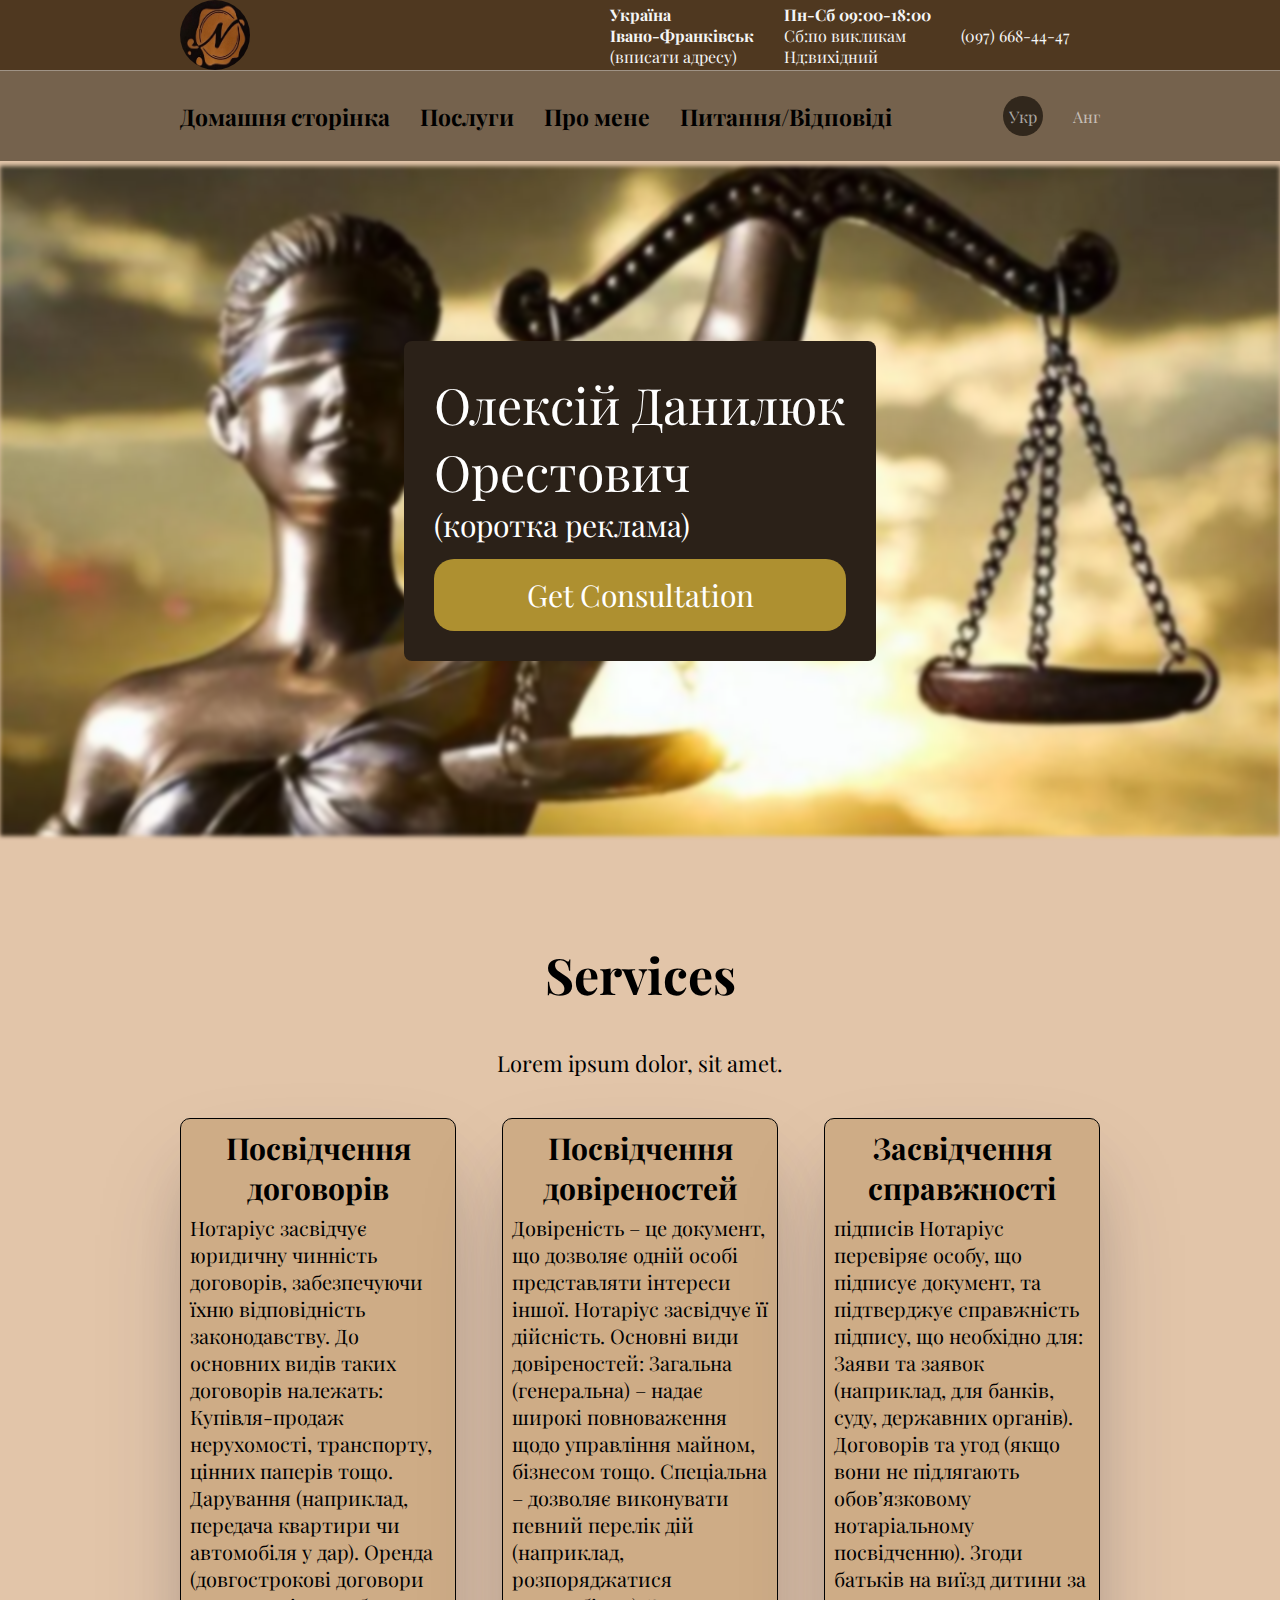
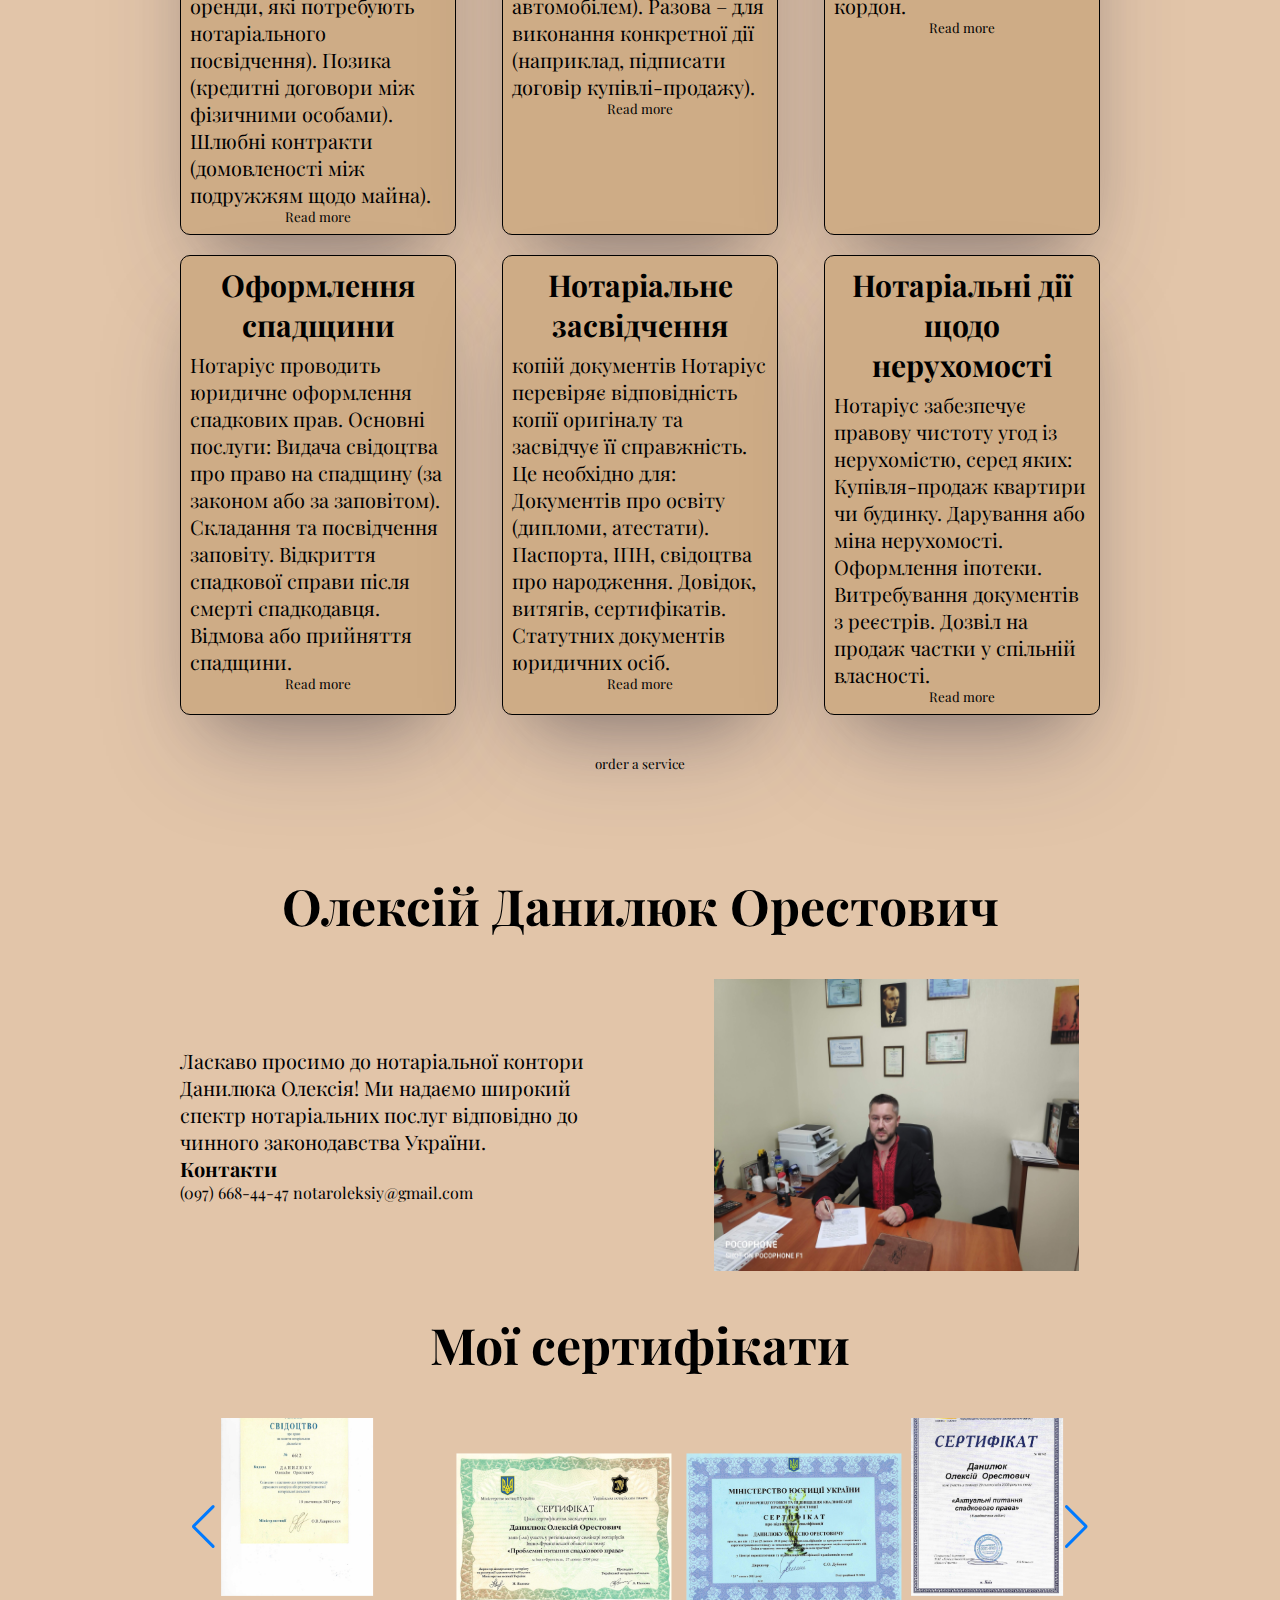
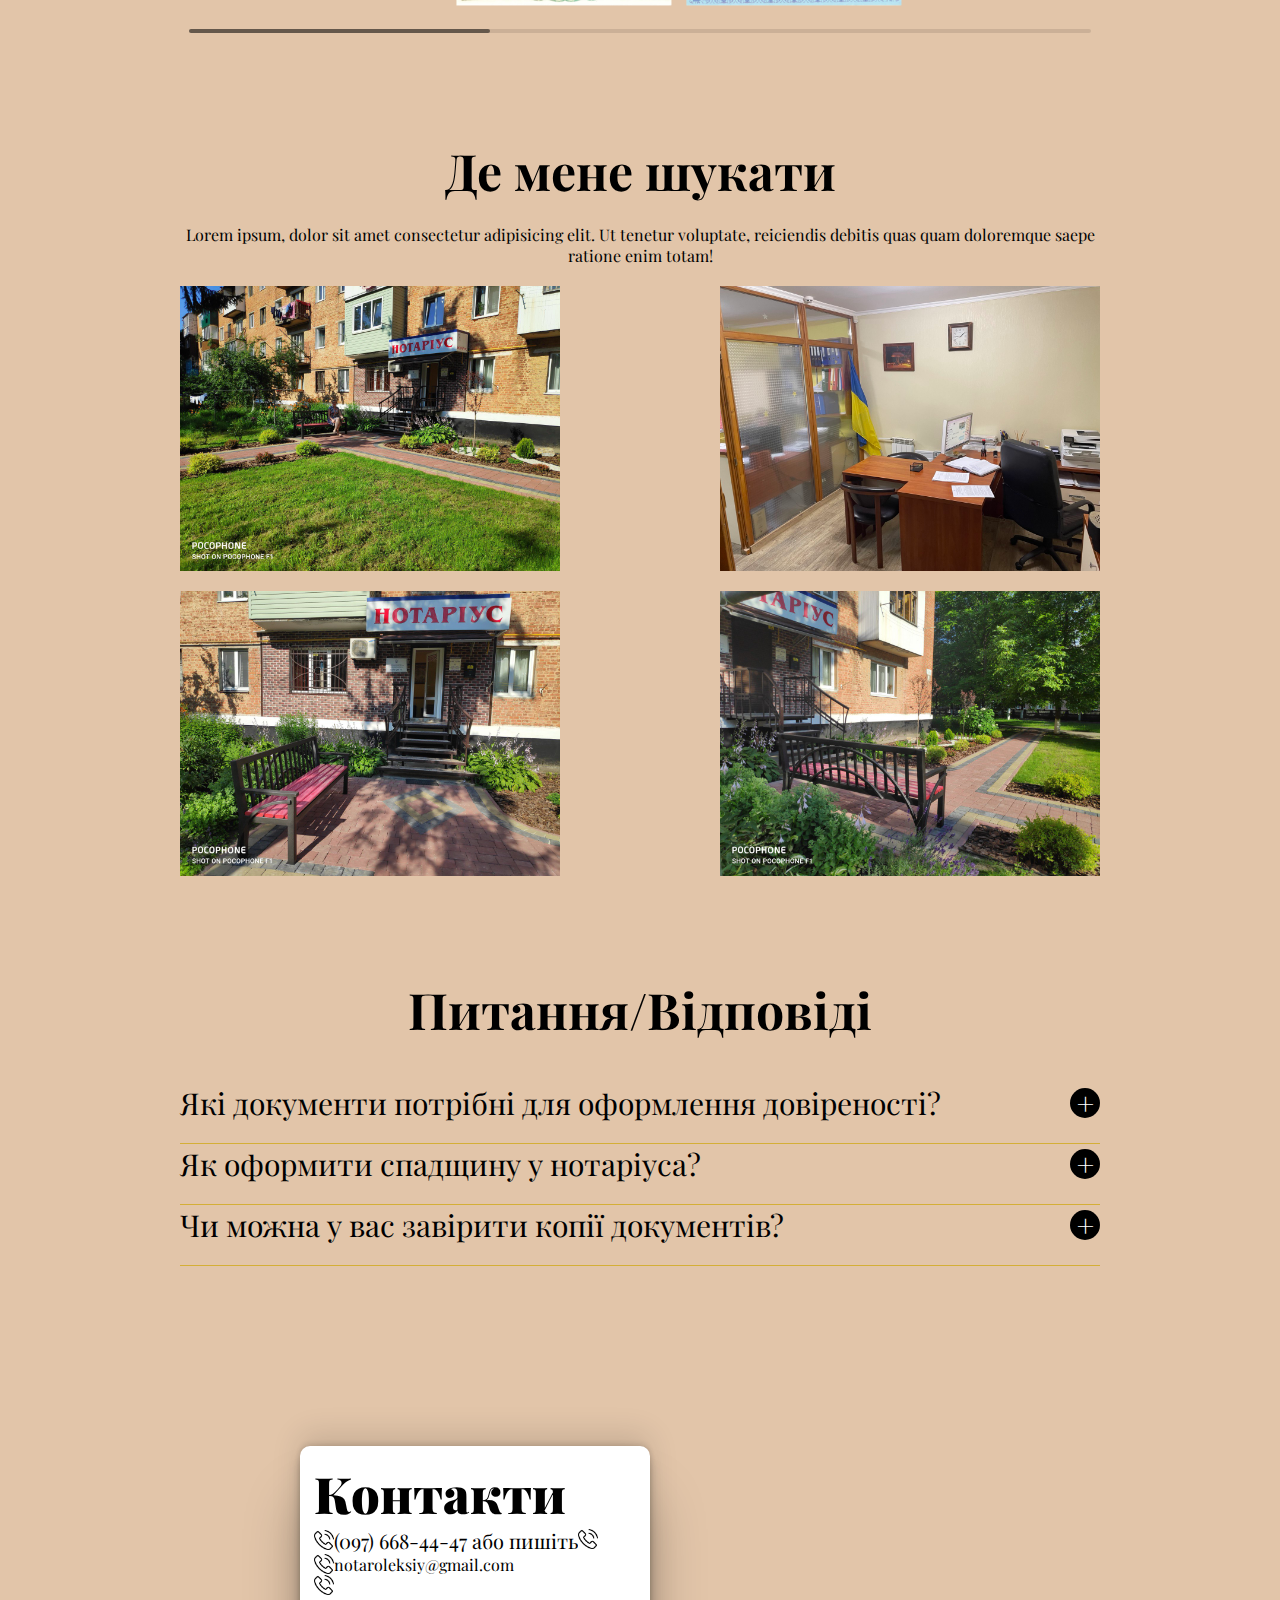
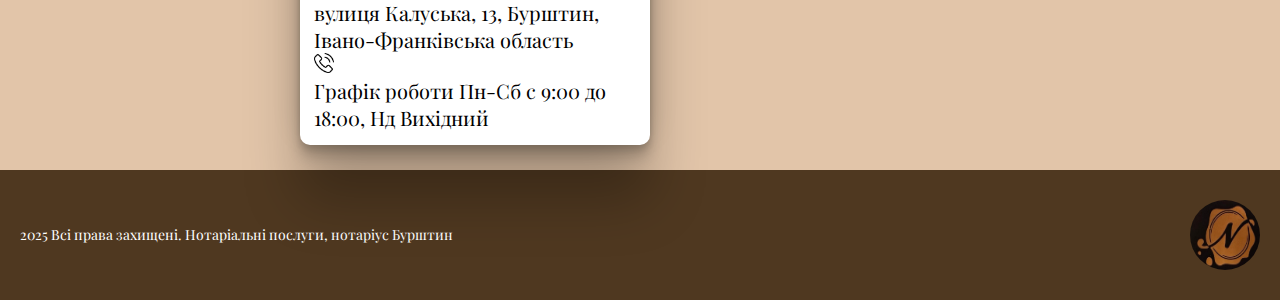
<file: index.html>
<!DOCTYPE html>
<html lang="en">
  <head>
    <meta charset="UTF-8" />
    <meta name="viewport" content="width=device-width, initial-scale=1.0" />
    <title>Нотаріальні послуги</title>
    <link
      rel="stylesheet"
      href="https://cdn.jsdelivr.net/npm/swiper@11/swiper-bundle.min.css"
    />
    <link rel="icon" type="image/png" href="/src/img/logo.jpg" />
    <link rel="stylesheet" href="/css/main.css" />
  </head>
  <body>
    <div class="page-wrapper">
      <div class="nav-wrapper">
        <nav class="nav">
          <div class="nav-contact flex">
            <img src="/src/img/logo.jpg" alt="" class="nav-contact__logo" />
            <ul class="nav-contact-data flex">
              <li class="nav-contact-data-item">
                <h4 class="nav-contact-data-item__title place">
                  Україна <br />
                  Івано-Франківськ
                </h4>
                <p class="nav-contact-data-item__desc">(вписати адресу)</p>
              </li>
              <li class="nav-contact-data-item">
                <h4 class="nav-contact-data-item__title">Пн-Сб 09:00-18:00</h4>
                <p class="nav-contact-data-item__desc">
                  Сб:по викликам <br />
                  Нд:вихідний
                </p>
              </li>
              <li class="nav-contact-data-item">
                <a
                  href="tel:+380976684447"
                  class="nav-contact-data-item__desc nav-phone"
                  >(097) 668-44-47</a
                >
              </li>
              <div class="nav-burger">
                <div class="nav-burger-line"></div>
                <div class="nav-burger-line"></div>
                <div class="nav-burger-line"></div>
              </div>
            </ul>
          </div>
          <div class="nav-link">
            <div class="container">
              <div class="nav-link-item flex">
                <ul class="nav-link-item-list flex">
                  <li class="nav-link-item-list-element">Домашня сторінка</li>
                  <li class="nav-link-item-list-element">Послуги</li>
                  <li class="nav-link-item-list-element">Про мене</li>
                  <li class="nav-link-item-list-element">Питання/Відповіді</li>
                </ul>
                <div class="nav-link-item-switcher flex">
                  <p class="switcher-lang ua switcher-active">Укр</p>
                  <p class="switcher-lang eng">Анг</p>
                </div>
              </div>
            </div>
          </div>
        </nav>
      </div>
    </div>
    <div class="header-wrapper">
      <img src="/src/img/header-bg-teresa.webp" alt="" class="header-bg">
      <header class="header">
        <h1 class="header__title">
          Олексій Данилюк <br />
          Орестович
        </h1>
        <p class="header__subtitle">(коротка реклама)</p>
        <button class="header__consultation">Get Consultation</button>
      </header>
      <div class="overlay">
        <div class="form-container">
          <span class="modal-close">x</span>
          <h1>Замовити консультацію</h1>
          <form id="feedbackForm" class="feedback-form">
            <div class="form-group">
              <label for="name">Ім'я:</label>
              <input
                type="text"
                placeholder="Введіть своє ім'я"
                id="name"
                name="name"
                required
              />
            </div>

            <div class="form-group">
              <label for="number">Телефон:</label>
              <input
                type="tel"
                placeholder="+38(0__) __-__-___"
                id="number"
                name="number"
                required
              />
            </div>

            <div class="form-group">
              <label for="message">Повідомлення:</label>
              <textarea
                id="message"
                name="message"
                rows="5"
                required
              ></textarea>
            </div>

            <button id="button" type="submit" class="submit-button">
              Відправити запит
            </button>
          </form>
        </div>
      </div>
    </div>
    <div class="services-wrapper">
      <div class="services">
        <h2 class="services__title">Services</h2>
        <p class="services__desc">Lorem ipsum dolor, sit amet.</p>
        <div class="services-cards">
          <div class="services-cards-item">
            <h3 class="services-cards-item__title">Посвідчення договорів</h3>
            <p class="services-cards-item__desc">
Нотаріус засвідчує юридичну чинність договорів, забезпечуючи їхню відповідність законодавству. До основних видів таких договорів належать:

Купівля-продаж нерухомості, транспорту, цінних паперів тощо.

Дарування (наприклад, передача квартири чи автомобіля у дар).

Оренда (довгострокові договори оренди, які потребують нотаріального посвідчення).

Позика (кредитні договори між фізичними особами).

Шлюбні контракти (домовленості між подружжям щодо майна).</p>
            <button class="services-cards-item__more">Read more</button>
          </div>
          <div class="services-cards-item">
            <h3 class="services-cards-item__title">Посвідчення довіреностей</h3>
            <p class="services-cards-item__desc">
Довіреність – це документ, що дозволяє одній особі представляти інтереси іншої. Нотаріус засвідчує її дійсність. Основні види довіреностей:

Загальна (генеральна) – надає широкі повноваження щодо управління майном, бізнесом тощо.

Спеціальна – дозволяє виконувати певний перелік дій (наприклад, розпоряджатися автомобілем).

Разова – для виконання конкретної дії (наприклад, підписати договір купівлі-продажу).</p>
            <button class="services-cards-item__more">Read more</button>
          </div>
          <div class="services-cards-item">
            <h3 class="services-cards-item__title">Засвідчення справжності</h3>
            <p class="services-cards-item__desc"> підписів
Нотаріус перевіряє особу, що підписує документ, та підтверджує справжність підпису, що необхідно для:

Заяви та заявок (наприклад, для банків, суду, державних органів).

Договорів та угод (якщо вони не підлягають обов’язковому нотаріальному посвідченню).

Згоди батьків на виїзд дитини за кордон.</p>
            <button class="services-cards-item__more">Read more</button>
          </div>
          <div class="services-cards-item">
            <h3 class="services-cards-item__title">Оформлення спадщини</h3>
            <p class="services-cards-item__desc">
Нотаріус проводить юридичне оформлення спадкових прав. Основні послуги:

Видача свідоцтва про право на спадщину (за законом або за заповітом).

Складання та посвідчення заповіту.

Відкриття спадкової справи після смерті спадкодавця.

Відмова або прийняття спадщини.</p>
            <button class="services-cards-item__more">Read more</button>
          </div>
          <div class="services-cards-item">
            <h3 class="services-cards-item__title">Нотаріальне засвідчення</h3>
            <p class="services-cards-item__desc"> копій документів
Нотаріус перевіряє відповідність копії оригіналу та засвідчує її справжність. Це необхідно для:

Документів про освіту (дипломи, атестати).

Паспорта, ІПН, свідоцтва про народження.

Довідок, витягів, сертифікатів.

Статутних документів юридичних осіб.</p>
            <button class="services-cards-item__more">Read more</button>
          </div>
          <div class="services-cards-item">
            <h3 class="services-cards-item__title">Нотаріальні дії щодо нерухомості</h3>
            <p class="services-cards-item__desc">
Нотаріус забезпечує правову чистоту угод із нерухомістю, серед яких:

Купівля-продаж квартири чи будинку.

Дарування або міна нерухомості.

Оформлення іпотеки.

Витребування документів з реєстрів.

Дозвіл на продаж частки у спільній власності.</p>
            <button class="services-cards-item__more">Read more</button>
          </div>
        </div>
        <button class="services__order">order a service</button>
      </div>
    </div>
    <div class="aboutMe">
      <h2 class="aboutMe__title">Олексій Данилюк Орестович</h2>
      <div class="aboutMe-info">
        <div class="aboutMe-info-left">
          <p class="aboutMe-info-left__desc">
            Ласкаво просимо до нотаріальної контори Данилюка Олексія! Ми надаємо широкий спектр нотаріальних послуг відповідно до чинного законодавства України.
          </p>
          <h4 class="aboutMe-info-left__contact">Контакти</h4>
          <a href="tel:+380976684447" class="aboutMe-info-left__number"
            >(097) 668-44-47</a
          >
          <a
            href="mailto:notaroleksiy@gmail.com"
            class="aboutMe-info-left__number"
            >notaroleksiy@gmail.com</a
          >
        </div>
        <img
          src="/src/img/notarius-profile.jpg"
          alt=""
          class="aboutMe-info__profile"
        />
      </div>
      <h3 class="aboutMe__sertificate">Мої сертифікати</h3>

      <div class="swiper">
        <div class="swiper-wrapper">
          <div class="swiper-slide">
            <img
              src="/src/img/sertificat-2.jpg"
              alt=""
              class="swiper-slide__item"
            />
          </div>
          <div class="swiper-slide">
            <img
              src="/src/img/sertificat-3.jpg"
              alt=""
              class="swiper-slide__item"
            />
          </div>
          <div class="swiper-slide">
            <img
              src="/src/img/sertificat-4.jpg"
              alt=""
              class="swiper-slide__item"
            />
          </div>
          <div class="swiper-slide">
            <img
              src="/src/img/sertificat-5.jpg"
              alt=""
              class="swiper-slide__item"
            />
          </div>
          <div class="swiper-slide">
            <img
              src="/src/img/sertificat-6.jpg"
              alt=""
              class="swiper-slide__item"
            />
          </div>
          <div class="swiper-slide">
            <img
              src="/src/img/sertificat-7.jpg"
              alt=""
              class="swiper-slide__item"
            />
          </div>
          <div class="swiper-slide">
            <img
              src="/src/img/sertificat-8.jpg"
              alt=""
              class="swiper-slide__item"
            />
          </div>
          <div class="swiper-slide">
            <img
              src="/src/img/sertificat-9.jpg"
              alt=""
              class="swiper-slide__item"
            />
          </div>
          <div class="swiper-slide">
            <img
              src="/src/img/sertificat-10.jpg"
              alt=""
              class="swiper-slide__item"
            />
          </div>
          <div class="swiper-slide">
            <img
              src="/src/img/sertificat-11.jpg"
              alt=""
              class="swiper-slide__item"
            />
          </div>
          <div class="swiper-slide">
            <img
              src="/src/img/sertificat-12.jpg"
              alt=""
              class="swiper-slide__item"
            />
          </div>
          <div class="swiper-slide">
            <img
              src="/src/img/sertificat-1.jpg"
              alt=""
              class="swiper-slide__item"
            />
          </div>
        </div>
        <div class="swiper-button-prev"></div>
        <div class="swiper-button-next"></div>

        <div class="swiper-scrollbar"></div>
      </div>
    </div>
    <div class="location">
      <h4 class="location__title">Де мене шукати</h4>
      <p class="location__desc">
        Lorem ipsum, dolor sit amet consectetur adipisicing elit. Ut tenetur
        voluptate, reiciendis debitis quas quam doloremque saepe ratione enim
        totam!
      </p>
      <div class="location-cards">
        <img src="/src/img/notarius.jpg" alt="" class="location-cards__item" />
        <img src="/src/img/found2.jpg" alt="" class="location-cards__item" />
        <img src="/src/img/found3.jpg" alt="" class="location-cards__item" />
        <img src="/src/img/found4.jpg" alt="" class="location-cards__item" />
      </div>
    </div>
    <div class="faq">
      <h4 class="faq__title">Питання/Відповіді</h4>
      <ul class="faq-list">
        <li class="faq-list-item">
          <span class="faq-list__open"><span class="faq-list__open__plus">+</span></span>
          <span>Які документи потрібні для оформлення довіреності?
</span>
        </li>
        <li class="faq-list-item-hidden">
          Для оформлення довіреності необхідно мати паспорт та ідентифікаційний код (для фізичних осіб). У деяких випадках можуть знадобитися додаткові документи, що підтверджують повноваження.
        </li>

        <li class="faq-list-item">
          <span class="faq-list__open"><span class="faq-list__open__plus">+</span></span>
          <span>Як оформити спадщину у нотаріуса?
</span>
        </li>
        <li class="faq-list-item-hidden">
          Необхідно звернутися до нотаріуса за місцем відкриття спадщини (останнього місця проживання померлого) протягом 6 місяців після смерті спадкодавця. Потрібні: свідоцтво про смерть, документи на майно, паспорт спадкоємця та його ідентифікаційний код.
        </li>

        <li class="faq-list-item">
          <span class="faq-list__open"><span class="faq-list__open__plus">+</span></span>
          <span>Чи можна у вас завірити копії документів?
</span>
        </li>
        <li class="faq-list-item-hidden">
          Так, ми засвідчуємо копії документів, підтверджуючи їхню відповідність оригіналу.
        </li>
      </ul>
    </div>
    <div class="footer-wrapper">
      <footer class="footer">
        <iframe
          class="footer__geo"
          src="https://www.google.com/maps/embed?pb=!1m18!1m12!1m3!1d846.7685809631239!2d24.62662286722664!3d49.24912479902787!2m3!1f0!2f0!3f0!3m2!1i1024!2i768!4f13.1!3m3!1m2!1s0x47308570844350a5%3A0xf4a7708b512895ab!2sNotarius%20Danylyuk%20Oleksiy%20Orestovych!5e0!3m2!1sru!2sua!4v1739974688808!5m2!1sru!2sua"
          style="border: 0"
          allowfullscreen=""
          loading="lazy"
          referrerpolicy="no-referrer-when-downgrade"
        ></iframe>
        <!-- start -->
        <div class="map">
          <h2 class="map-header">Контакти</h2>
          <div class="map-contacts">
            <div class="map-contacts-call">
              <img src="/src/img/phone icon.jpg" alt="" />
              <p class="map-phone">
                <a href="tel:+380976684447" class="map-contacts-call__phone"
                  >(097) <span class="bold-map num">668-44-47</span>
                </a>
                <span class="map-hidden-text">або пишіть</span>
              </p>
              <a href="viber://chat?number=+380976684447">
                <img src="/src/img/phone icon.jpg" class="map-links" alt="" />
              </a>
              <!-- <a href="https://t.me/Andrzej_Prawnik">
                <img src="/img/map/telegram.svg" class="map-links" alt="" />
              </a> -->
            </div>
            <div class="map-contacts-mail">
              <img src="/src/img/phone icon.jpg" alt="" />
              <span class="map-mail">
                <a
                  href="mailto:orehovandrey921@gmail.com"
                  class="map-contacts-mail__text"
                  >notaroleksiy@gmail.com</a
                >
              </span>
            </div>
            <div class="map-contacts-adress">
              <img src="/src/img/phone icon.jpg" alt="" />
              <p class="map-contacts-adress__text">
                вулиця Калуська, 13, Бурштин, Івано-Франківська область
              </p>
            </div>
            <div class="map-contacts-adress">
              <img src="/src/img/phone icon.jpg" alt="" />
              <p class="map-contacts-calendar__text">
                Графік роботи Пн-Сб с 9:00 до 18:00,

                <span class="bold-map">Нд Вихідний</span>
              </p>
            </div>
          </div>
        </div>
        <!-- end -->

        <div class="footer-police">
          <p class="footer-police-text">
            2025 Всі права захищені. Нотаріальні послуги, нотаріус Бурштин
          </p>
          <img src="/src/img/logo.jpg" alt="" class="footer-police-logo" />
        </div>
      </footer>
    </div>
    <script src="https://cdn.jsdelivr.net/npm/swiper@11/swiper-bundle.min.js"></script>
    <script src="/script.js"></script>
  </body>
</html>
</file>
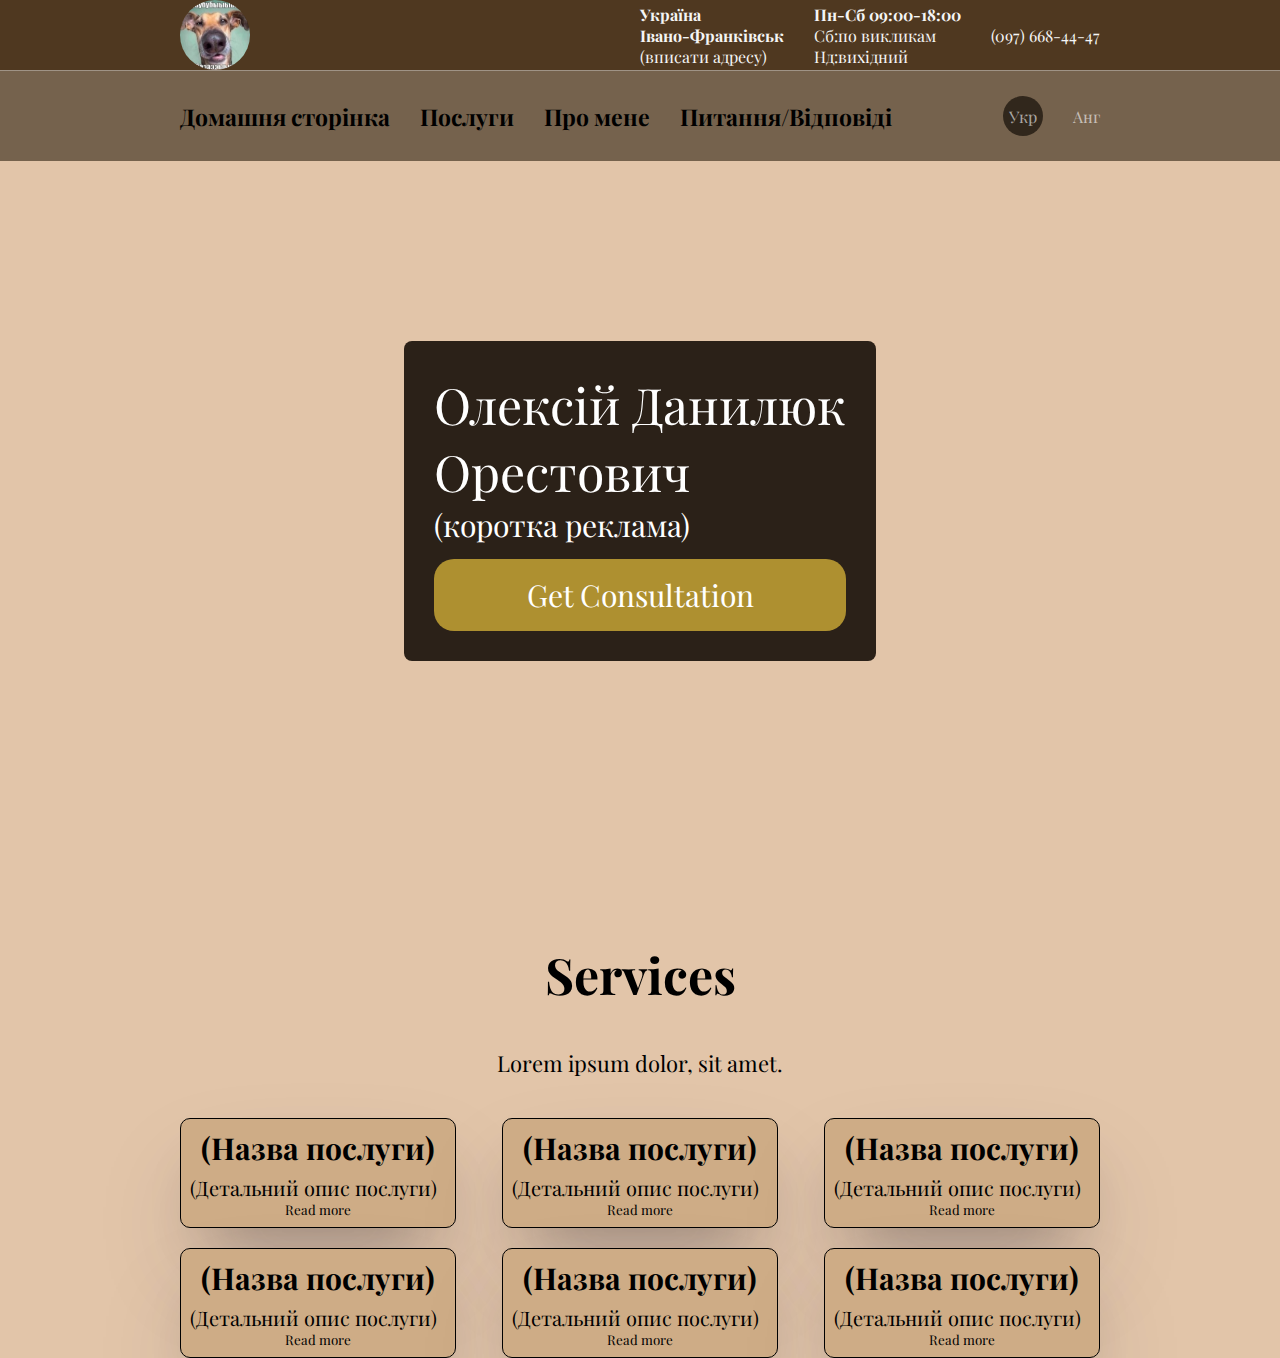
<file: src/img/index.html>
<!DOCTYPE html>
<html lang="en">
  <head>
    <meta charset="UTF-8" />
    <meta name="viewport" content="width=device-width, initial-scale=1.0" />
    <title>Document</title>
    <link rel="stylesheet" href="/css/main.css" />
  </head>
  <body>
    <div class="page-wrapper">
      <div class="nav-wrapper">
        <nav class="nav">
          <div class="nav-contact flex">
            <img
              src="/src/img/1690928890683.jpg"
              alt=""
              class="nav-contact__logo"
            />
            <ul class="nav-contact-data flex">
              <li class="nav-contact-data-item">
                <h4 class="nav-contact-data-item__title">
                  Україна <br />
                  Івано-Франківськ
                </h4>
                <p class="nav-contact-data-item__desc">(вписати адресу)</p>
              </li>
              <li class="nav-contact-data-item">
                <h4 class="nav-contact-data-item__title">Пн-Сб 09:00-18:00</h4>
                <p class="nav-contact-data-item__desc">
                  Сб:по викликам <br />
                  Нд:вихідний
                </p>
              </li>
              <li class="nav-contact-data-item">
                <a
                  href="tel:+380976684447"
                  class="nav-contact-data-item__desc nav-phone"
                  >(097) 668-44-47</a
                >
              </li>
            </ul>
          </div>
          <div class="nav-link">
            <div class="container">
              <div class="nav-link-item flex">
                <ul class="nav-link-item-list flex">
                  <li class="nav-link-item-list-element">Домашня сторінка</li>
                  <li class="nav-link-item-list-element">Послуги</li>
                  <li class="nav-link-item-list-element">Про мене</li>
                  <li class="nav-link-item-list-element">Питання/Відповіді</li>
                </ul>
                <div class="nav-link-item-switcher flex">
                  <p class="switcher-lang switcher-active">Укр</p>
                  <p class="switcher-lang">Анг</p>
                </div>
              </div>
            </div>
          </div>
        </nav>
      </div>
    </div>
    <div class="header-wrapper">
      <header class="header">
        <h1 class="header__title">
          Олексій Данилюк <br />
          Орестович
        </h1>
        <p class="header__subtitle">(коротка реклама)</p>
        <button class="header__consultation">Get Consultation</button>
      </header>
    </div>
    <div class="services-wrapper">
      <div class="services">
        <h2 class="services__title">Services</h2>
        <p class="services__desc">Lorem ipsum dolor, sit amet.</p>
        <div class="services-cards">
          <div class="services-cards-item">
            <h3 class="services-cards-item__title">(Назва послуги)</h3>
            <p class="services-cards-item__desc">(Детальний опис послуги)</p>
            <button class="services-cards-item__more">Read more</button>
          </div>
          <div class="services-cards-item">
            <h3 class="services-cards-item__title">(Назва послуги)</h3>
            <p class="services-cards-item__desc">(Детальний опис послуги)</p>
            <button class="services-cards-item__more">Read more</button>
          </div>
          <div class="services-cards-item">
            <h3 class="services-cards-item__title">(Назва послуги)</h3>
            <p class="services-cards-item__desc">(Детальний опис послуги)</p>
            <button class="services-cards-item__more">Read more</button>
          </div>
          <div class="services-cards-item">
            <h3 class="services-cards-item__title">(Назва послуги)</h3>
            <p class="services-cards-item__desc">(Детальний опис послуги)</p>
            <button class="services-cards-item__more">Read more</button>
          </div>
          <div class="services-cards-item">
            <h3 class="services-cards-item__title">(Назва послуги)</h3>
            <p class="services-cards-item__desc">(Детальний опис послуги)</p>
            <button class="services-cards-item__more">Read more</button>
          </div>
          <div class="services-cards-item">
            <h3 class="services-cards-item__title">(Назва послуги)</h3>
            <p class="services-cards-item__desc">(Детальний опис послуги)</p>
            <button class="services-cards-item__more">Read more</button>
          </div>
        </div>
      </div>
    </div>
    <script src="/script.js"></script>
  </body>
</html>
</file>
<file: css/main.css>
@import "/css/reset.css";
body{
  background: #e2c5a9;
}
.page-wrapper {
  margin: 0 auto;
  width: 100%;
}
.flex {
  display: flex;
  align-items: center;
}
.nav-wrapper {
}

.nav {
}

.container,
.nav-contact {
  padding-left: 380px;
  padding-right: 380px;
}

.nav-contact {
  justify-content: space-between;
  background: #4f3820;
  border-bottom: 1px solid rgba(255, 255, 255, 0.457);
}

.nav-contact__logo {
  width: 70px;
  height: 70px;
  border-radius: 50%;
}
.nav-phone {
  position: relative;
}
.nav-phone::before {
  content: "";
  position: absolute;
  width: 0%;
  background: white;
  height: 1.2px;
  bottom: -6px;

  opacity: 0;
  transition: all 0.5s;
}
.nav-phone:hover::before {
  opacity: 1;
  width: 100%;
  cursor: pointer;
}
.nav-contact-data {
  column-gap: 30px;
}

.nav-contact-data-item {
  color: whitesmoke;
}

.nav-contact-data-item__title {
}

.nav-contact-data-item__desc {
}

.nav-link {
  background: #75624d;
  padding: 25px 0px;
}

.nav-link-item {
  justify-content: space-between;
}

.nav-link-item-list {
  column-gap: 30px;
}

.nav-link-item-list-element {
  color: black;
  font-size: 23px;
  font-weight: 700;
}

.nav-link-item-switcher {
  column-gap: 30px;
}
.switcher-active {
  background: #31271c;
  width: 40px;
  height: 40px;
  border-radius: 50%;
  display: flex;
  justify-content: center;
  align-items: center;
  color: white;
}

.switcher-lang {
  color: #ffffff99;
  transition: all 0.6s;
}
.switcher-lang:hover {
  color: white;
  cursor: pointer;
}
.header-wrapper {
  position: relative;
  
  padding-top: 180px;
  padding-bottom: 180px;
  display: flex;
  justify-content: center;
  align-items: center;
}
.header-bg{
  position: absolute;
  left: 0;
  right: 0;
  width: 100%;
  height: 670px;
  object-fit: cover;
  filter: blur(2px);
}
.header {
  background: #2b2118;
  padding: 30px;
  border-radius: 8px;
  position: relative;
  z-index: 2;
  color:white;
  display: flex;
  flex-direction: column;
}
.header__title {
  font-size: 50px;
  font-weight: 400;
}
.header__subtitle {
  font-weight: 200;
  font-size: 30px;
}
.header__consultation {
  background: #ae9030;
  margin-top: 14px;
  color: white;
  padding: 16px 8px;
  font-size: 30px;
  border-radius: 20px;
}

.overlay {
  display: none;
  position: fixed;
  left: 0;
  right: 0;
  bottom: 0;
  top: 0;
  justify-content: center;
  align-items: center;
  background: rgba(0, 0, 0, 0.507);
  z-index: 10
}
.form-container {
  background-color: #ffffff;
  padding: 2rem;
  border-radius: 10px;
  box-shadow: 0 4px 10px rgba(0, 0, 0, 0.1);
  width: 100%;
  max-width: 400px;
  position: relative;
}

.modal-close {
  position: absolute;
    right: 30px;
    top: 30px;
    cursor: pointer;
    font-size: 30px;
    top: 0px;
    right: 20px;
}

.form-container h1 {
  font-size: 24px;
  margin-bottom: 1.5rem;
  color: #333333;
  text-align: center;
}

.form-group {
  margin-bottom: 1.5rem;
}

.form-group label {
  display: block;
  font-size: 14px;
  color: #555555;
  margin-bottom: 0.5rem;
}

.form-group input,
.form-group textarea {
  width: 100%;
  padding: 10px;
  font-size: 14px;
  border: 1px solid #cccccc;
  border-radius: 5px;
  box-sizing: border-box;
}

.form-group textarea {
  resize: vertical;
  min-height: 100px;
}

.submit-button {
  width: 100%;
  padding: 12px;
  font-size: 16px;
  color: #ffffff;
  background-color: #007bff;
  border: none;
  border-radius: 5px;
  cursor: pointer;
  transition: background-color 0.3s ease;
}

.submit-button:hover {
  background-color: #0056b3;
}

.form-group input:focus,
.form-group textarea:focus {
  border-color: #007bff;
  outline: none;
  box-shadow: 0 0 5px rgba(0, 123, 255, 0.5);
}

.services-wrapper {
}

.services {
  display: flex;
  flex-direction: column;
  row-gap: 40px;
  padding-left: 380px;
  padding-right: 380px;
}

.services__title {
  font-size: 50px;
  text-align: center;
}

.services__desc {
  font-size: 22px;
  text-align: center;
}

.services-cards {
  display: flex;
  justify-content: space-between;
  flex-wrap: wrap;
  gap: 20px;
}

.services-cards-item {
  width: 30%;
  border: 1px solid black;
  background: #ceac86;
  border-radius: 10px;
  padding: 9px;
  display: flex;
  flex-direction: column;
  box-shadow: rgba(50, 50, 93, 0.25) 0px 50px 100px -20px, rgba(0, 0, 0, 0.3) 0px 30px 60px -30px;
}

.services-cards-item__title {
  text-align: center;
  font-size: 30px;
  margin-bottom: 6px;
}

.services-cards-item__desc {
}

.services-cards-item__more {
}

.services-cards-item__more {
}

.services-cards-item {
}

.services-cards-item__title {
}

.services-cards-item__desc {
}

.services__order {
}

.aboutMe {
  padding: 100px 380px;
}

.aboutMe__title {
  text-align: center;
  margin-bottom: 40px;
}

.aboutMe-info {
  display: flex;
  align-items: center;
  margin-bottom: 40px;
  column-gap: 10%;
}

.aboutMe-info-left {
  flex-basis: 48%;
}

.aboutMe-info-left__desc {
}

.aboutMe-info-left__contact {
}

.aboutMe-info-left__number {
}

.aboutMe-info__profile {
  width: 48%;
}

.aboutMe__sertificate {
  text-align: center;
  margin-bottom: 40px;
}

.swiper {
}

.swiper-wrapper {
}

.swiper-slide {
}

.swiper-slide__item {
  width: 250px;
  height: 250px;
  rotate: -90deg;
}

.swiper-pagination {
}

.swiper-button-prev {
}

.swiper-button-next {
}

.swiper-scrollbar {
}
.location {
  padding: 100px 380px;
}
.location-cards {
  display: flex;
  justify-content: space-between;
  flex-wrap: wrap;
  gap: 20px;
}
.location-cards__item {
  width: 380px;
}
.location__title {
  text-align: center;
  margin-bottom: 20px;
}
.location__desc {
  text-align: center;
  margin-bottom: 20px;
}
.faq {
  padding: 100px 380px;
}
.faq-list-item-hidden{
  translate: 0% -50px;
  opacity: 0;
  height: 0px;
  transition: all .3s;
  font-size: inherit;
  position: relative;
  z-index: -1;
}
.faq-active{
  translate: 0% 0px;
  opacity: 1;
  height: 50px;
  position: static;
  z-index: 0;
  
}
.faq-list__open__plus{
  transition: all .4s;
}
.faq__title {
  text-align: center;
  margin-bottom: 40px;
}

.faq-list {
}

.faq-list-item {
  padding-bottom: 20px;
  border-bottom: 1px solid #d4af37;
  cursor: pointer;
  display: flex;
  justify-content: space-between;
  flex-direction: row-reverse;
  align-items: center;
}

.faq-list__open {
  font-weight: 900;
  font-size: 30px;
  background: black;
  color: white;
  border-radius: 50%;
  width: 30px;
  height: 30px;
  display: flex;
  justify-content: center;
  align-items: center;
  cursor: pointer;
  transition:all .3s ;
text-align: center;
}
.rotate{
  rotate: 45deg;
}
.footer {
  position: relative;
  z-index: 2;
}
.footer__geo {
  width: 100%;
  height: 400px;
}
.map {
  position: absolute;
  z-index: 3;
  left: 300px;
  top: 120px;
  background: white;
  width: 350px;
  border-radius: 10px;
  box-shadow: rgba(0, 0, 0, 0.25) 0px 54px 55px,
    rgba(0, 0, 0, 0.12) 0px -12px 30px, rgba(0, 0, 0, 0.12) 0px 4px 6px,
    rgba(0, 0, 0, 0.17) 0px 12px 13px, rgba(0, 0, 0, 0.09) 0px -3px 5px;
  padding: 14px;
}

.map-header {
  font-size: 36px;
  font-weight: 900;
}

.map-contacts {
  display: flex;
  flex-direction: column;
  align-items: flex-start;
}
.map-contacts img {
  width: 20px;
  height: 20px;
}
.map-contacts-call {
  display: flex;
  justify-content: space-between;
  align-items: center;
}

.map-phone {
}

.map-contacts-call__phone {
}

.bold-map {
}

.num {
}

.map-hidden-text {
}

.map-links {
}

.map-contacts-mail {
  display: flex;
  justify-content: space-between;
  align-items: center;
}

.map-mail {
}

.map-contacts-mail__text {
}

.map-contacts-adress {
}

.map-contacts-adress__text {
}

.map-contacts-calendar__text {
}
.footer-police {
  background: #4f3820;
  padding: 30px 20px;
  display: flex;
  justify-content: space-between;
  align-items: center;
}

.footer-police-text {
  font-size: 14px;
  color: white;
}

.footer-police-logo {
  width: 70px;
  height: 70px;
  border-radius: 50%;
}
@media (max-width: 1440px) {
  .container,
  .nav-contact,
  .services,
  .aboutMe,
  .location,
  .faq {
    padding-left: 180px;
    padding-right: 180px;
  }

  .services,
  .aboutMe {
    padding-top: 100px;
  }
  .aboutMe__title {
    font-size: 50px;
  }
  .services__desc .location__desc,
  .faq-list-item {
    font-size: 30px;
  }
  .services-cards-item__desc,
  .aboutMe-info-left__desc,
  .aboutMe-info-left__contact,
  .map-contacts-call,
  .map-contacts-adress__text,
  .map-contacts-calendar__text {
    font-size: 20px;
  }
  .aboutMe-info__profile {
    width: 365px;
    height: 292px;
  }
  .aboutMe-title,
  .aboutMe__sertificate,
  .location__title,
  .faq__title,
  .map-header {
    font-size: 50px;
  }
  .swiper-slide__item {
    width: 66%;
    height: 100%;
  }
  .location,
  .faq {
    padding-top: 0px;
  }
  .map {
    top: 80px;
  }
}
@media (max-width: 1200px) {
  .location-cards__item {
    width: 315px;
  }
}
@media (max-width:1024px) {
    .container,
  .nav-contact,
  .services,
  .aboutMe,
  .location,
  .faq {
    padding-left: 80px;
    padding-right: 80px;
  }

  .services,
  .aboutMe {
    padding-top: 70px;
  }
  .aboutMe__title {
    font-size: 35px;
  }
  .services__desc .location__desc,
  .faq-list-item {
    font-size: 20px;
  }
  .services-cards-item__desc,
  .aboutMe-info-left__desc,
  .aboutMe-info-left__contact,
  .map-contacts-call,
  .map-contacts-adress__text,
  .map-contacts-calendar__text {
    font-size: 18px;
  }
  .aboutMe-info__profile {
    width: 44%;
    height: 292px;
    object-fit: cover;
  }
  .aboutMe-title,
  .aboutMe__sertificate,
  .location__title,
  .faq__title,
  .map-header {
    font-size: 35px;
  }
  .location-cards__item{
    width: 290px;
  }
  .swiper-slide__item {
    width: 66%;
    height: 100%;
  }
  .location,
  .faq {
    padding-top: 0px;
  }
  .map {
    top: 80px;
  }
  .header-wrapper{
    padding-bottom: 100px;
  }
  
}
@media (max-width:768px) {
    .nav-burger{
        display: flex;
        flex-direction: column;
        row-gap: 7px;
        width: 40px;
    }
    .nav-burger-line{
        background: #d4af37;
        width: 100%;
        height: 2.5px;
    }
    .nav-contact-data-item{
        display: none;
    }
    .container,
  .nav-contact,
  .services,
  .aboutMe,
  .location,
  .faq {
    padding-left: 30px;
    padding-right: 30px;
  }

  .services,
  .aboutMe {
    padding-top: 50px;
  }
  .aboutMe__title {
    font-size: 32px;
  }
  .services__desc .location__desc,
  .faq-list-item {
    font-size: 20px;
  }
  .services-cards-item__desc,
  .aboutMe-info-left__desc,
  .aboutMe-info-left__contact,
  .map-contacts-call,
  .map-contacts-adress__text,
  .map-contacts-calendar__text {
    font-size: 16px;
  }
  .aboutMe-info{
    flex-direction: column;
    row-gap: 30px;
  }
  .aboutMe-info__profile {
    width: 80%;
    height: 320px;
    object-fit: cover;
  }

  .aboutMe-title,
  .aboutMe__sertificate,
  .location__title,
  .faq__title,
  .map-header {
    font-size: 32px;
  }
  .location-cards{
    flex-direction: column;
    align-items: center;
  }
  .location-cards__item{
    width: 70%;
  }
  .swiper-slide__item {
    width: 66%;
    height: 100%;
  }
  .location,
  .faq {
    padding-top: 0px;
  }
  .map {
    top: 80px;
    left: 30px;
  }
  .map-header{
    font-size: 24px;

  }
  .map-phone, .map-mail, .map-contacts-adress, .map-contacts-calendar__text{
    font-size: 14px;
  }
  .header-wrapper{
    padding-bottom: 50px;
  }
  .nav-link-item-list{
    display: none;
  }
  .nav-link-item{
    justify-content: flex-end;
  }
  .header__title{
    font-size: 32px;
  }
  .header__subtitle{
    font-size: 22px;
  }
  .header__consultation{
    font-size: 20px;
    padding: 9px 4px ;
  }
  .header{
    padding: 20px;
  }
  }


/* @media (max-width:868px) {
    .aboutMe-info{
        flex-direction: column-reverse;

    }
} */
</file>
